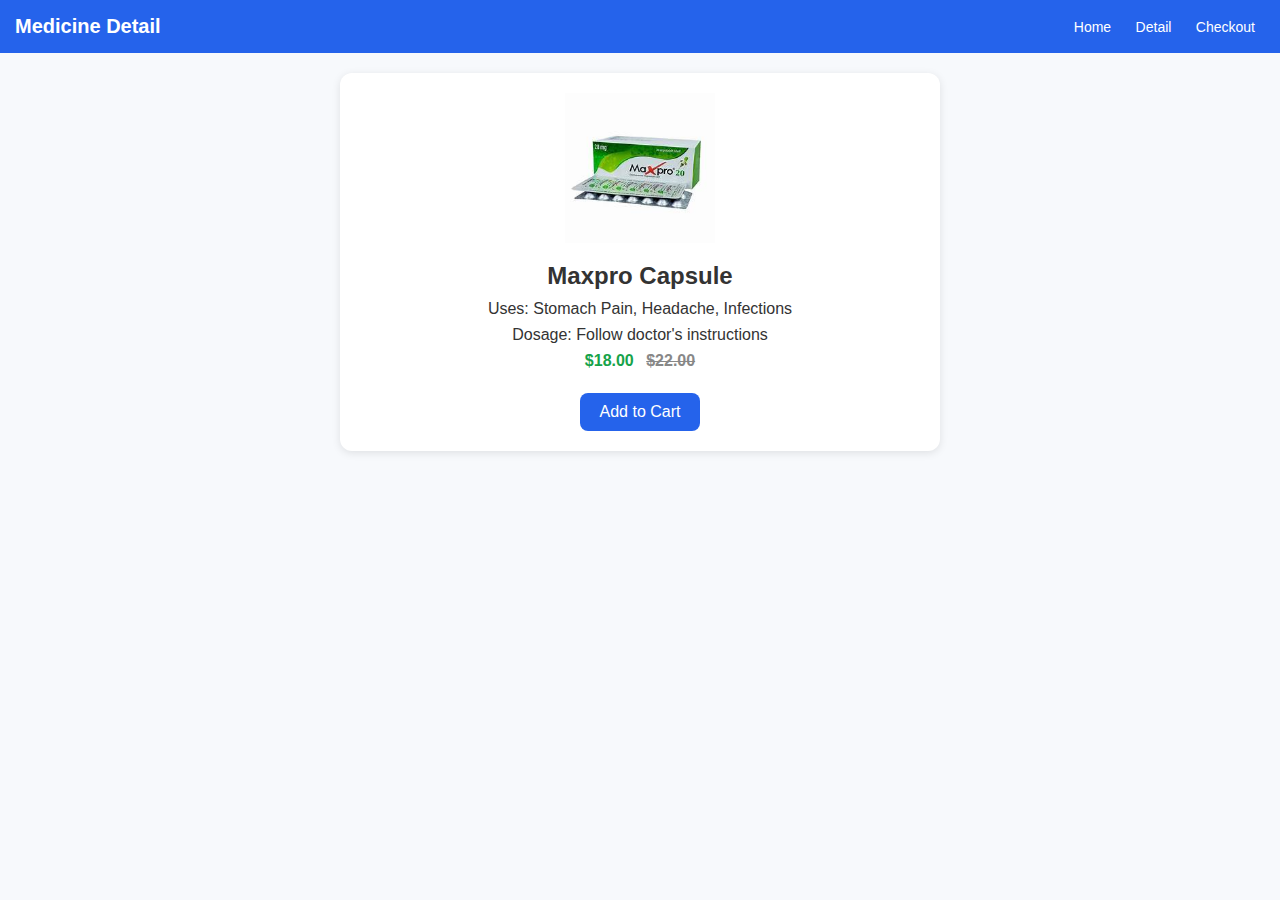
<file: detail.html>
<!DOCTYPE html>
<html lang="en">
<head>
  <meta charset="UTF-8">
  <meta name="viewport" content="width=device-width, initial-scale=1.0">
  <title>Medicine Detail</title>
  <style>
    *{margin:0;padding:0;box-sizing:border-box;font-family:"Segoe UI",sans-serif;}
    body{background:#f7f9fc;color:#333;}
    header{background:#2563eb;color:#fff;padding:15px;display:flex;justify-content:space-between;align-items:center;flex-wrap:wrap;}
    header h1{font-size:20px;}
    nav a{color:#fff;text-decoration:none;margin:0 10px;font-size:14px;}
    nav a:hover{text-decoration:underline;}

    .container{max-width:600px;margin:20px auto;background:#fff;padding:20px;border-radius:12px;box-shadow:0 2px 8px rgba(0,0,0,0.1);text-align:center;}
    .container img{width:150px;height:150px;object-fit:contain;margin-bottom:15px;}
    h2{margin-bottom:10px;}
    p{margin:8px 0;}
    .price{font-weight:bold;color:#16a34a;}
    .old-price{text-decoration:line-through;color:#888;margin-left:8px;}
    .btn{display:inline-block;margin-top:15px;padding:10px 20px;background:#2563eb;color:#fff;border-radius:8px;text-decoration:none;}
    .btn:hover{background:#1e40af;}

    @media(max-width:600px){
      header{flex-direction:column;align-items:flex-start;}
    }
  </style>
</head>
<body>
  <header>
    <h1>Medicine Detail</h1>
    <nav>
      <a href="index.html">Home</a>
      <a href="detail.html">Detail</a>
      <a href="checkout.html">Checkout</a>
    </nav>
  </header>

  <div class="container">
    <img src="maxpro.jpg" alt="Maxpro">
    <h2>Maxpro Capsule</h2>
    <p>Uses: Stomach Pain, Headache, Infections</p>
    <p>Dosage: Follow doctor's instructions</p>
    <p class="price">$18.00 <span class="old-price">$22.00</span></p>
    <a href="checkout.html" class="btn">Add to Cart</a>
  </div>
</body>
</html>
</file>
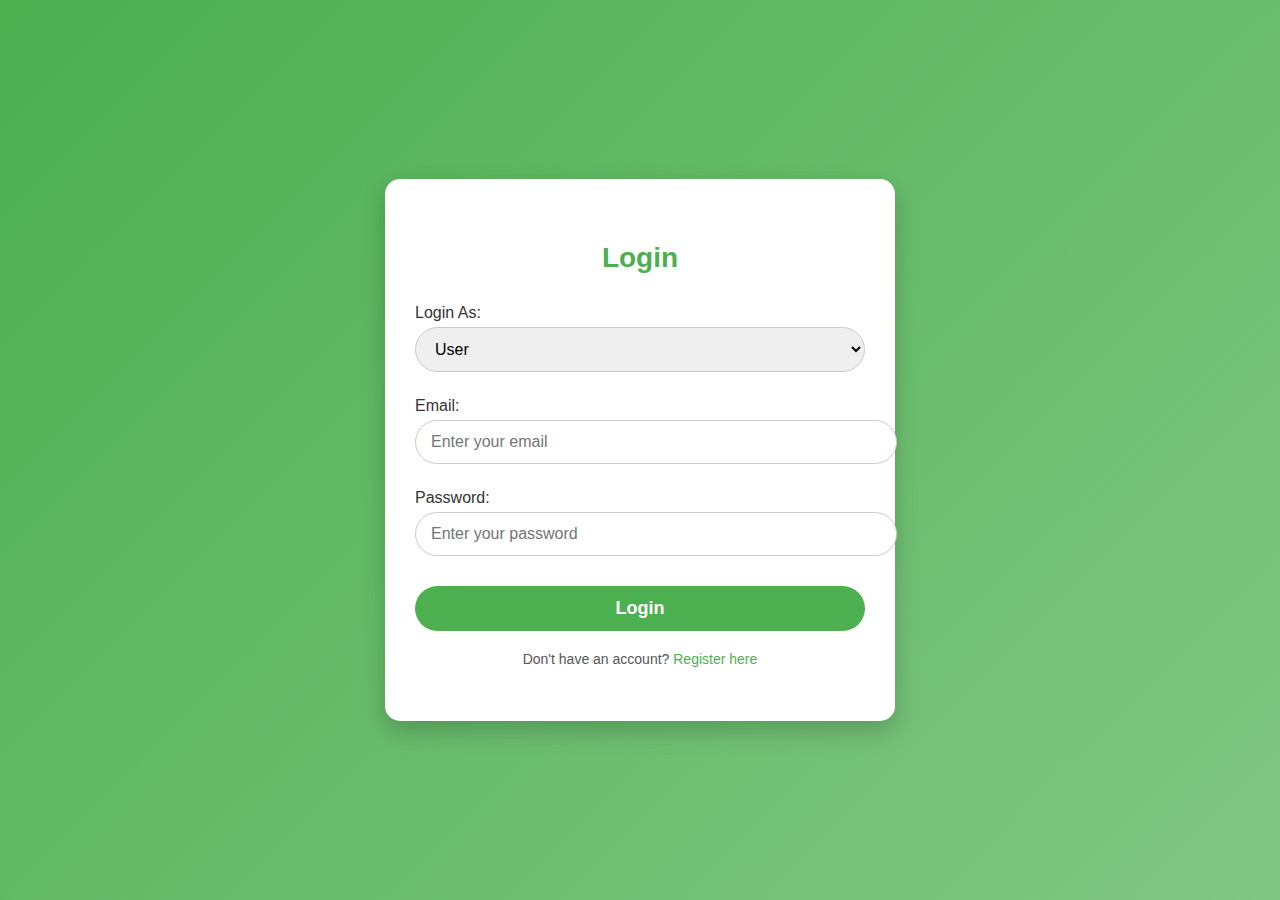
<file: login.html>
<!DOCTYPE html>
<html lang="en">
<head>
  <meta charset="UTF-8">
  <meta name="viewport" content="width=device-width, initial-scale=1.0">
  <title>Login - E-Health</title>
  <link rel="stylesheet" href="auth.css">
</head>
<body>
  <div class="auth-container">
    <h2>Login</h2>

    <!-- সঠিক form ট্যাগ -->
    <form id="loginForm" action="login.php" method="POST">

      <label for="role">Login As:</label>
      <select id="role" name="role" required>
        <option value="user">User</option>
        <option value="admin">Admin</option>
      </select>

      <label for="email">Email:</label>
      <input type="email" id="email" name="email" placeholder="Enter your email" required>

      <label for="password">Password:</label>
      <input type="password" id="password" name="password" placeholder="Enter your password" required>

      <button type="submit">Login</button>
      <p>Don't have an account? <a href="register.html">Register here</a></p>
    </form>
  </div>
</body>
</html>
</file>
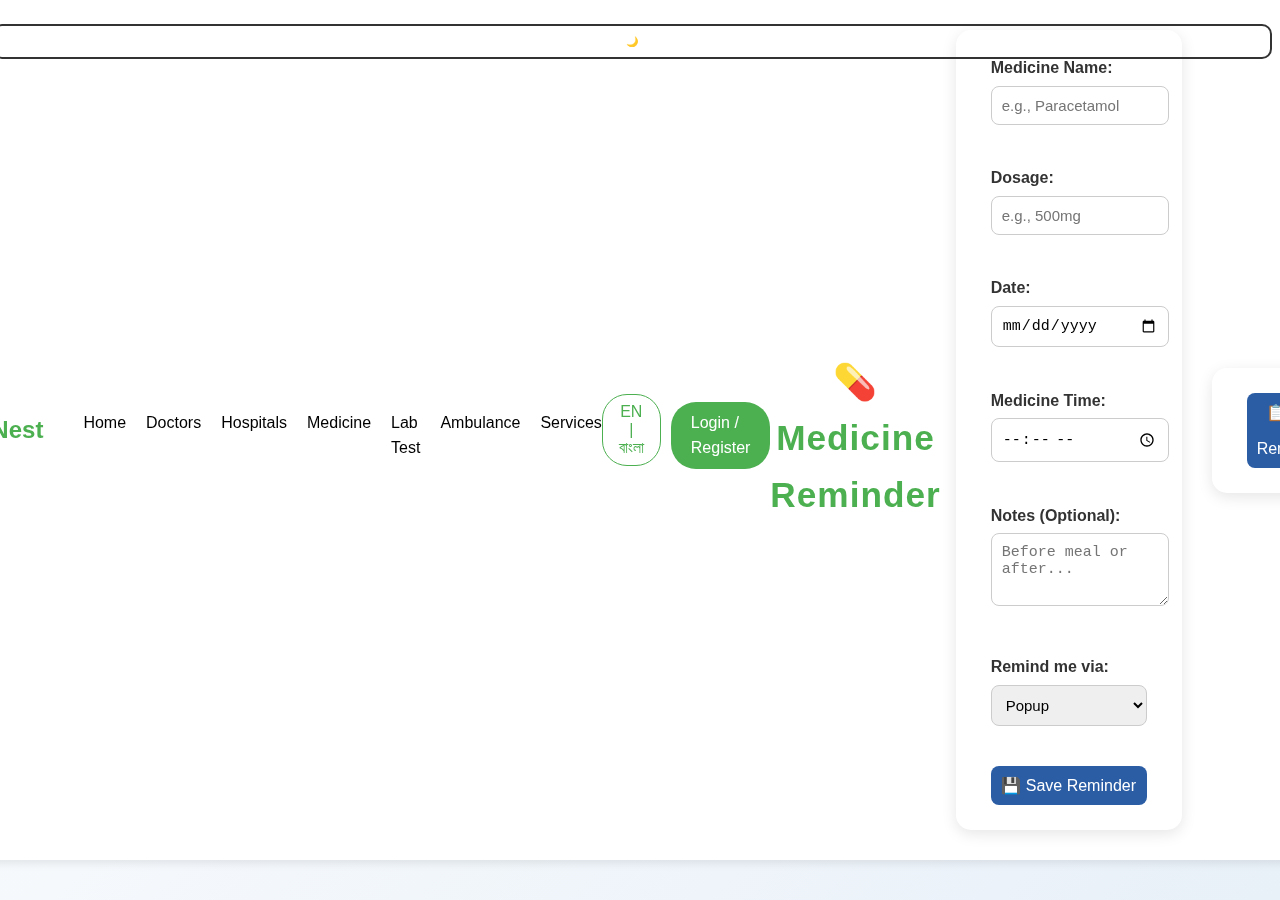
<file: medicine-reminder.html>
<!DOCTYPE html>
<html lang="en">
<head>
  <meta charset="UTF-8">
  <meta name="viewport" content="width=device-width, initial-scale=1.0">
  <title>Medicine Reminder</title>
  <link rel="stylesheet" href="medicine-reminder.css">
</head>
<!-- Header -->
  <header class="header">
    <div class="logo">
      <img src="PH1.png" alt="PharmaNest Logo">
      <span>PharmaNest</span>
    </div>

    <nav class="navbar">
      <ul class="nav-links" id="navLinks">
        <li><a href="index.html">Home</a></li>
        <li><a href="doctor-directory.html">Doctors</a></li>
        <li><a href="hospital.html">Hospitals</a></li>
        <li><a href="Medicine.html">Medicine</a></li>
        <li><a href="lab-test.html">Lab Test</a></li>
        <li><a href="ambulance.html">Ambulance</a></li>
        <li><a href="home-service.html">Services</a></li>
      </ul>
      <div class="menu-toggle" id="menuToggle">
        <i class="fas fa-bars"></i>
      </div>
    </nav>

    <div class="header-right">
      <button class="lang-btn" onclick="switchLanguage()">EN | বাংলা</button>
      <a href="login.html" class="login-btn">Login / Register</a>
      <!-- 🌙 Dark Mode Toggle -->
  <button id="dark-mode-toggle" class="dark-toggle">🌙</button>
    </div>
    
<body>
  <h1>💊 Medicine Reminder</h1>
  
  <form action="reminder.php" method="POST">
    <label for="medName">Medicine Name:</label><br>
    <input type="text" id="medName" name="medName" placeholder="e.g., Paracetamol" required><br><br>

    <label for="medDose">Dosage:</label><br>
    <input type="text" id="medDose" name="medDose" placeholder="e.g., 500mg" required><br><br>

    <label for="medDate">Date:</label><br>
    <input type="date" id="medDate" name="medDate" required><br><br>

    <label for="medTime">Medicine Time:</label><br>
    <input type="time" id="medTime" name="medTime" required><br><br>

    <label for="medNotes">Notes (Optional):</label><br>
    <textarea id="medNotes" name="medNotes" rows="3" placeholder="Before meal or after..."></textarea><br><br>

    <label for="notify">Remind me via:</label><br>
    <select id="notify" name="notify">
      <option value="popup">Popup</option>
      <option value="sound">Sound</option>
      <option value="email">Email</option>
    </select><br><br>

    <button type="submit">💾 Save Reminder</button>
  </form>

  <form action="view_reminders.php" method="POST">
    <button type="submit">📋 View All Reminders</button>
  </form>

  <br>
  <a href="index.html">⬅ Back to Home</a>
</body>
</html>
</file>
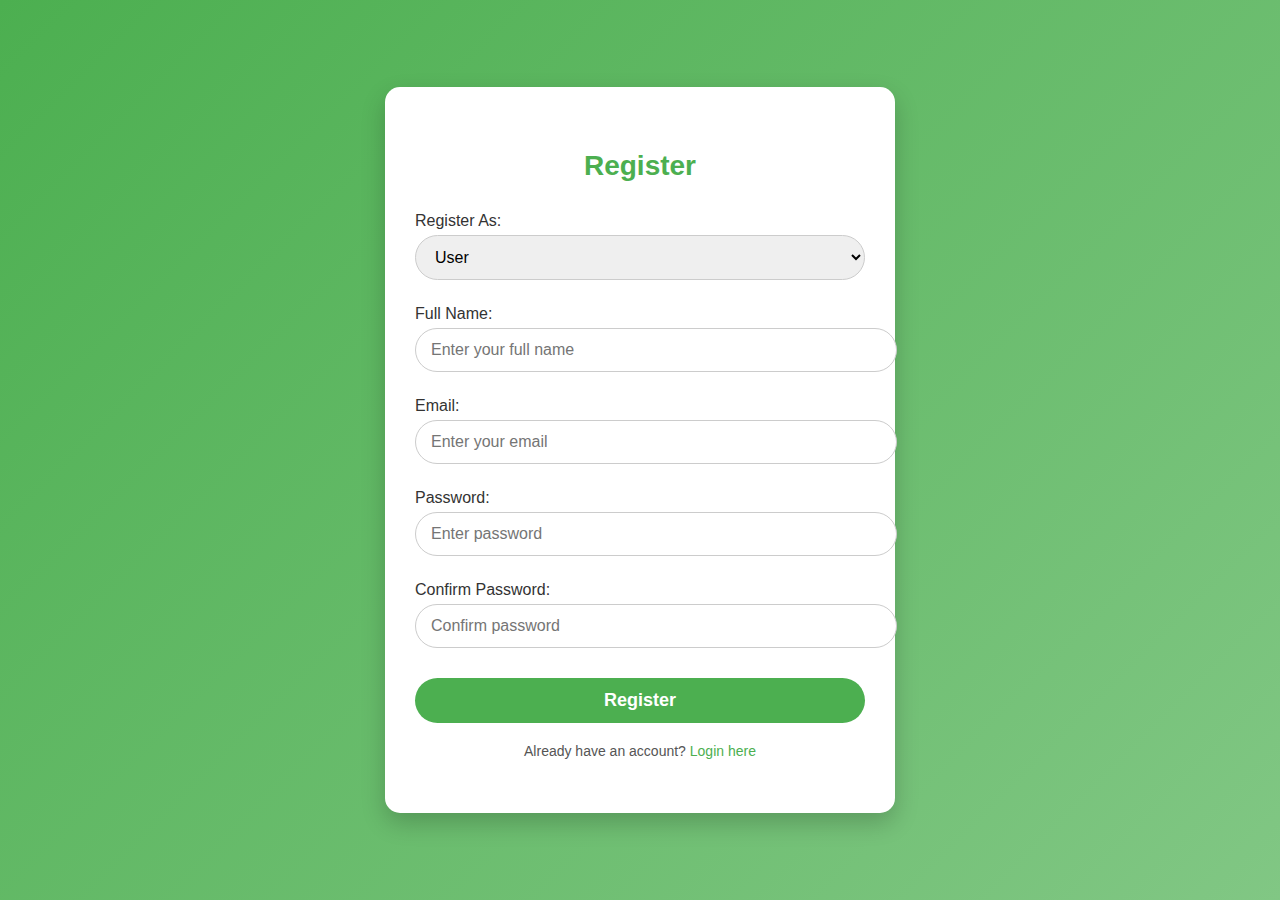
<file: register.html>
<!DOCTYPE html>
<html lang="en">
<head>
  <meta charset="UTF-8">
  <meta name="viewport" content="width=device-width, initial-scale=1.0">
  <title>Register - E-Health</title>
  <link rel="stylesheet" href="auth.css">
</head>
<body>
  <div class="auth-container">
    <h2>Register</h2>

    <form id="registerForm" action="register.php" method="POST">
      <label for="role">Register As:</label>
      <select id="role" name="role" required>
        <option value="user">User</option>
        <option value="admin">Admin</option>
      </select>

      <label for="name">Full Name:</label>
      <input type="text" id="name" name="name" placeholder="Enter your full name" required>

      <label for="email">Email:</label>
      <input type="email" id="email" name="email" placeholder="Enter your email" required>

      <label for="password">Password:</label>
      <input type="password" id="password" name="password" placeholder="Enter password" required>

      <label for="confirmPassword">Confirm Password:</label>
      <input type="password" id="confirmPassword" name="confirmPassword" placeholder="Confirm password" required>

      <button type="submit">Register</button>
      <p>Already have an account? <a href="login.html">Login here</a></p>
    </form>
  </div>
</body>
</html>
</file>
<file: auth.css>
/* auth.css - For both Login and Register Pages */

body {
    margin: 0;
    font-family: 'Segoe UI', sans-serif;
    background: linear-gradient(135deg, #4CAF50 0%, #81C784 100%);
    display: flex;
    justify-content: center;
    align-items: center;
    height: 100vh;
}

.auth-container {
    background-color: white;
    padding: 40px 30px;
    border-radius: 15px;
    box-shadow: 0 10px 25px rgba(0,0,0,0.2);
    width: 100%;
    max-width: 450px;
    text-align: center;
}

.auth-container h2 {
    margin-bottom: 30px;
    color: #4CAF50;
    font-size: 28px;
}

.auth-container label {
    display: block;
    text-align: left;
    margin-bottom: 5px;
    margin-top: 15px;
    font-weight: 500;
    color: #333;
}

.auth-container input,
.auth-container select {
    width: 100%;
    padding: 12px 15px;
    margin-bottom: 10px;
    border-radius: 25px;
    border: 1px solid #ccc;
    outline: none;
    font-size: 16px;
    transition: box-shadow 0.3s, border 0.3s;
}

.auth-container input:focus,
.auth-container select:focus {
    border-color: #4CAF50;
    box-shadow: 0 0 8px rgba(76, 175, 80, 0.4);
}

.auth-container button {
    width: 100%;
    padding: 12px;
    border: none;
    border-radius: 25px;
    background-color: #4CAF50;
    color: white;
    font-size: 18px;
    font-weight: 600;
    cursor: pointer;
    margin-top: 20px;
    transition: background 0.3s, transform 0.3s;
}

.auth-container button:hover {
    background-color: #45a049;
    transform: translateY(-2px);
}

.auth-container p {
    margin-top: 20px;
    font-size: 14px;
    color: #555;
}

.auth-container p a {
    color: #4CAF50;
    text-decoration: none;
    font-weight: 500;
}

.auth-container p a:hover {
    text-decoration: underline;
}

/* Responsive */
@media (max-width: 480px) {
    .auth-container {
        padding: 30px 20px;
    }

    .auth-container h2 {
        font-size: 24px;
    }

    .auth-container button {
        font-size: 16px;
    }
}
/* Mobile Responsive adjustments for auth pages */
@media (max-width: 768px) {
    .auth-container {
        width: 90%;
        padding: 30px 20px;
    }

    .auth-container h2 {
        font-size: 26px;
    }

    .auth-container input,
    .auth-container select,
    .auth-container button {
        font-size: 16px;
        padding: 10px 12px;
    }

    .auth-container button {
        margin-top: 15px;
    }

    .auth-container p {
        font-size: 13px;
    }
}

@media (max-width: 480px) {
    .auth-container {
        width: 95%;
        padding: 25px 15px;
    }

    .auth-container h2 {
        font-size: 22px;
    }

    .auth-container input,
    .auth-container select,
    .auth-container button {
        font-size: 14px;
        padding: 10px 12px;
    }

    .auth-container p {
        font-size: 12px;
    }
}
</file>
<file: medicine-reminder.css>
body 
{
  font-family: 'Segoe UI', Arial, sans-serif;
  line-height: 1.6;
  background: #f9f9f9;
  color: #333;
}
* ===== Dark Mode ===== */
body.dark-mode {
  background-color: #0f172a;
  color: #f8fafc;
}

/* ===== Dark Mode Toggle Button ===== */
.dark-toggle {
  position: fixed;
  top: 1.5rem;
  right: 0.5rem;
  background: transparent;
  border: 2px solid currentColor;
  color: inherit;
  padding: 10px 10px;
  border-radius: 10px;
  cursor: pointer;
  z-index: 1000;
  font-size: 10px;
  transition: all 0.3s ease;
}

.dark-toggle:hover {
  transform: scale(1.1);
}

/* ===== Optional: Section Dark Adjustments ===== */
header.dark-mode,
footer.dark-mode,
section.dark-mode {
  background-color: #1e293b;
  color: #f1f5f9;
}



{
  position: relative;
  overflow-x: hidden;
}

.floating-icon {
  position: absolute;
  font-size: 30px;
  color: rgba(4, 40, 79, 0.92); /* subtle blue */
  animation-name: float;
  animation-timing-function: linear;
  animation-iteration-count: infinite;
}

@keyframes float {
  0% {
    transform: translateY(100vh) rotate(0deg);
    opacity: 0;
  }
  50% {
    opacity: 0.6;
  }
  100% {
    transform: translateY(-10vh) rotate(360deg);
    opacity: 0;
  }
}

/* Header */
.header {
  display: flex;
  justify-content: space-between;
  align-items: center;
  padding: 15px 50px;
  background-color: #fff;
  box-shadow: 0 2px 10px rgba(0,0,0,0.1);
  position: sticky;
  top: 0;
  z-index: 100;
}

/* Logo */
.logo {
  display: flex;
  align-items: center;
  gap: 10px;
}
.logo img {
  height: 50px;
  width: auto;
}
.logo span {
  font-size: 24px;
  font-weight: bold;
  color: #4CAF50;
}

/* ===== Nav Links ===== */
.nav-links {
  display: flex;
  gap: 20px;
  list-style: none;
  transition: 0.3s;
}
.nav-links li a {
  text-decoration: none;
  color: #000000;
  font-weight: 500;
  transition: color 0.3s ease;
}
.nav-links li a:hover {
  color: #4CAF50;
}

/* ===== Header Right Buttons ===== */
.header-right {
  display: flex;
  align-items: center;
  gap: 10px;
}
.lang-btn {
  padding: 8px 16px;
  border: 1px solid #4CAF50;
  border-radius: 25px;
  background-color: white;
  color: #4CAF50;
  font-weight: 500;
  cursor: pointer;
  transition: all 0.3s ease;
}
.lang-btn:hover {
  background-color: #4CAF50;
  color: white;
}
.login-btn {
  padding: 8px 20px;
  border-radius: 25px;
  background-color: #4CAF50;
  color: white;
  text-decoration: none;
  font-weight: 500;
  transition: all 0.3s ease;
}
.login-btn:hover {
  background-color: #45a049;
}

/* ===== Mobile Menu ===== */
.menu-toggle {
  display: none;
  cursor: pointer;
  color: #000000;
  font-size: 24px;
}

@media (max-width: 768px) {
  .menu-toggle {
    display: block;
  }
  .nav-links {
    flex-direction: column;
    position: fixed;
    top: 0;
    right: -100%;
     background-color: rgba(255, 255, 255, 0.7);
  backdrop-filter: blur(10px); 
    height: 100%;
    width: 240px;
    padding-top: 80px;
    transition: right 0.4s ease;
    box-shadow: -3px 0 10px rgba(0, 0, 0, 0.4);
  }
  .nav-links.active {
    right: 0;
  }
  .nav-links li {
    margin: 15px 0;
    text-align: center;
  }
  .header-right {
    display: none;
  }
}





/* General Page Style */
body {
  font-family: "Poppins", Arial, sans-serif;
  background: linear-gradient(135deg, #ffffff, #e8f0f8);
  margin: 0;
  padding: 0;
  display: flex;
  flex-direction: column;
  align-items: center;
  min-height: 100vh;
}

/* Header */
h1 {
  margin-top: 40px;
  color: #4CAF50;
  text-align: center;
  font-size: 2.2em;
  letter-spacing: 1px;
}

/* Form Container */
form {
  background: #ffffff;
  border-radius: 15px;
  box-shadow: 0 4px 15px rgba(0, 0, 0, 0.1);
  padding: 25px 35px;
  margin: 15px;
  width: 90%;
  max-width: 400px;
  transition: 0.3s ease;
}

/* Input Labels */
label {
  font-weight: 600;
  color: #333;
}

/* Input Fields */
input[type="text"],
input[type="time"],
input[type="date"],
textarea,
select {
  width: 100%;
  padding: 10px;
  margin-top: 5px;
  margin-bottom: 15px;
  border: 1px solid #ccc;
  border-radius: 8px;
  font-size: 15px;
  outline: none;
  transition: 0.3s;
}

/* Input Focus Effect */
input:focus,
textarea:focus,
select:focus {
  border-color: ;
  box-shadow: 0 0 5px rgba(43, 93, 165, 0.3);
}

/* Buttons */
button {
  width: 100%;
  background: #2b5da5;
  color: white;
  font-size: 16px;
  padding: 10px;
  border: none;
  border-radius: 8px;
  cursor: pointer;
  transition: 0.3s;
}

button:hover {
  background: #1f4782;
  transform: scale(1.02);
}

/* Link */
a {
  text-decoration: none;
  color: #2b5da5;
  font-weight: 500;
  display: inline-block;
  margin-top: 10px;
}

a:hover {
  text-decoration: underline;
}

/* Responsive */
@media (max-width: 480px) {
  h1 {
    font-size: 1.8em;
  }

  form {
    padding: 20px;
  }
}
</file>
